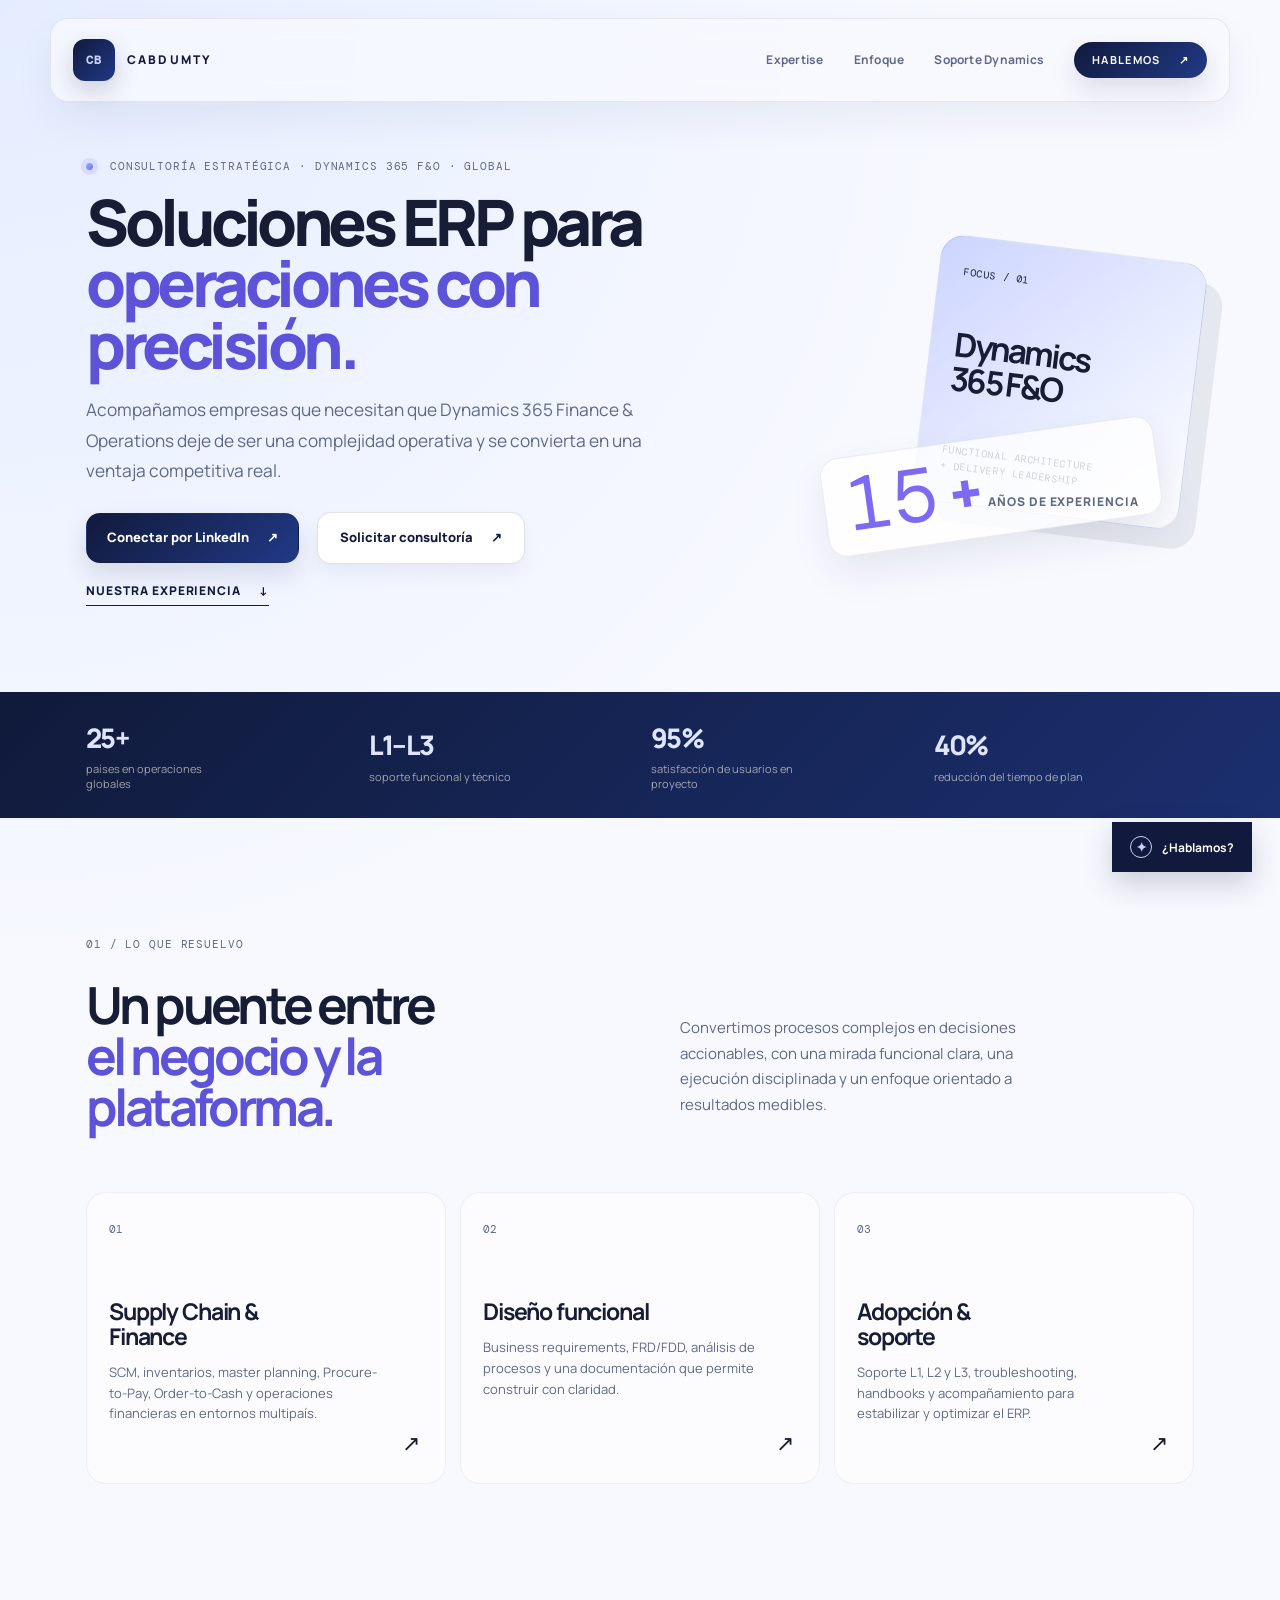
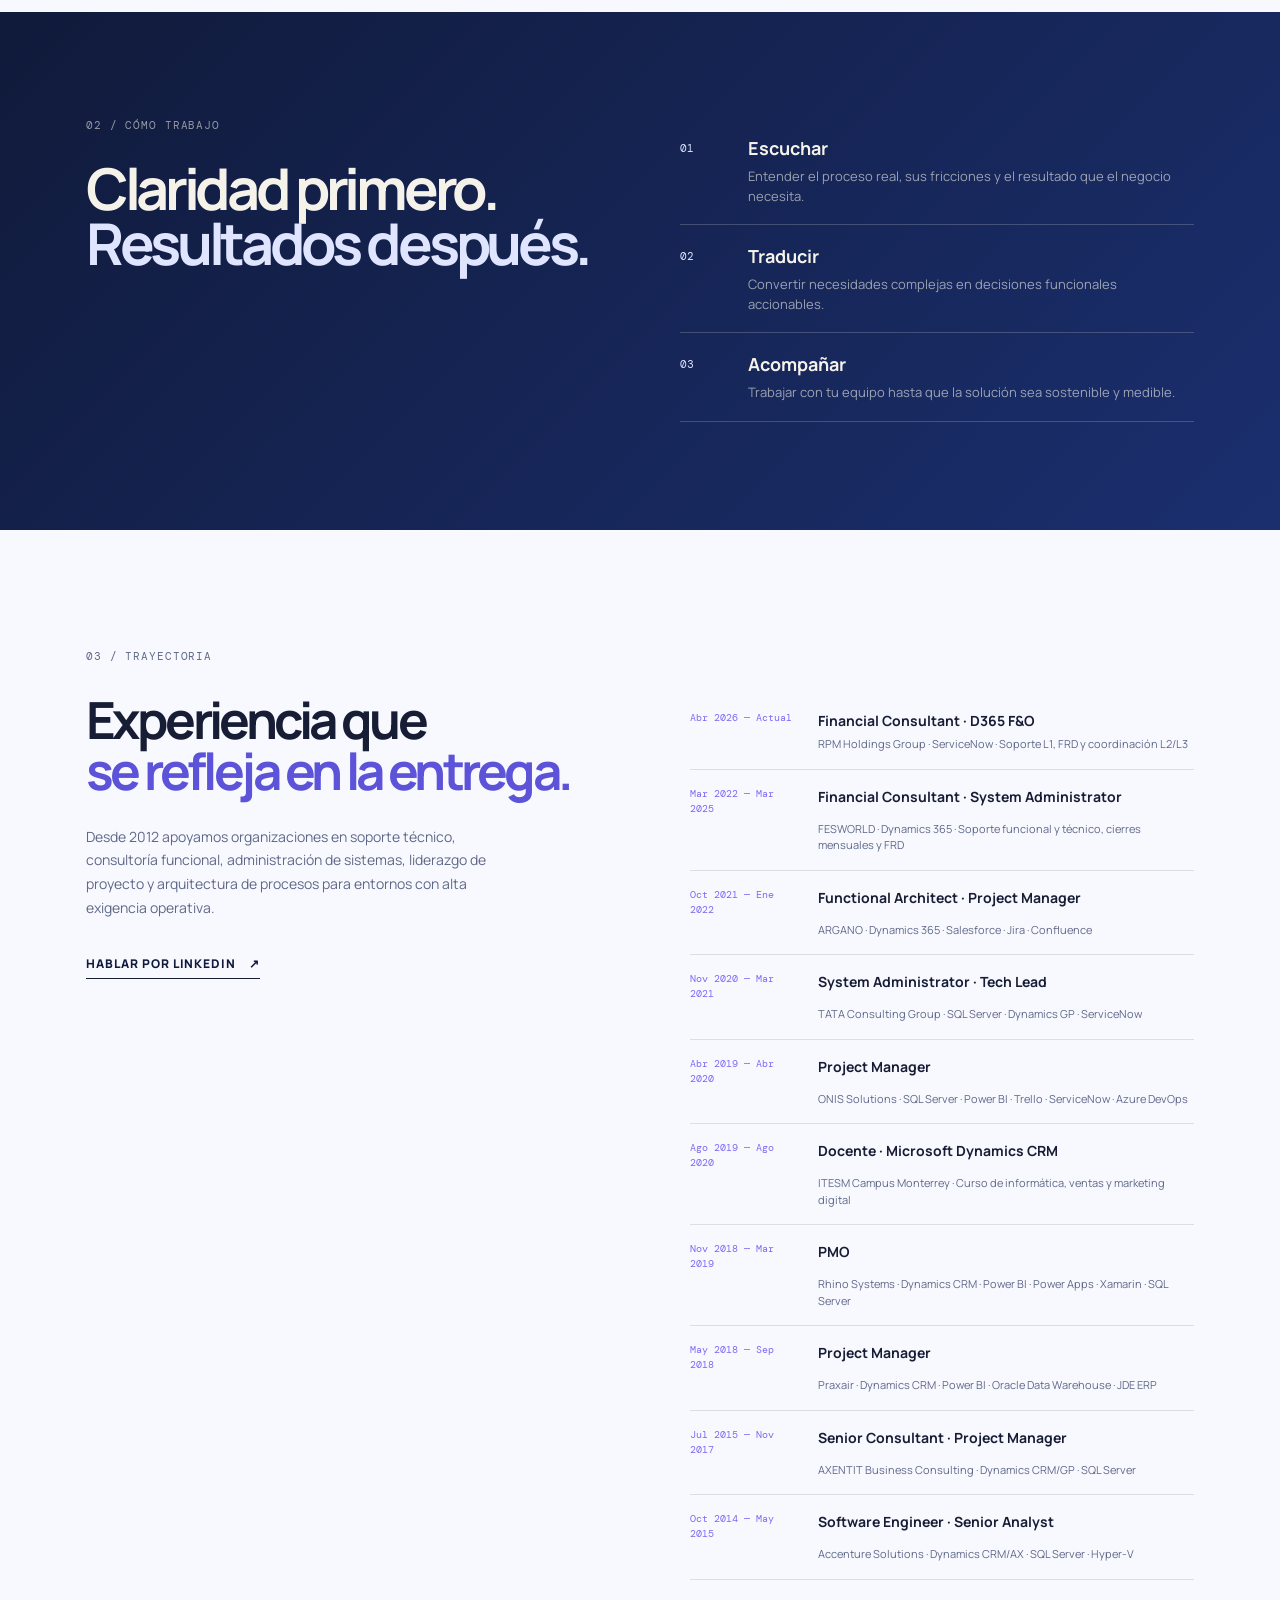
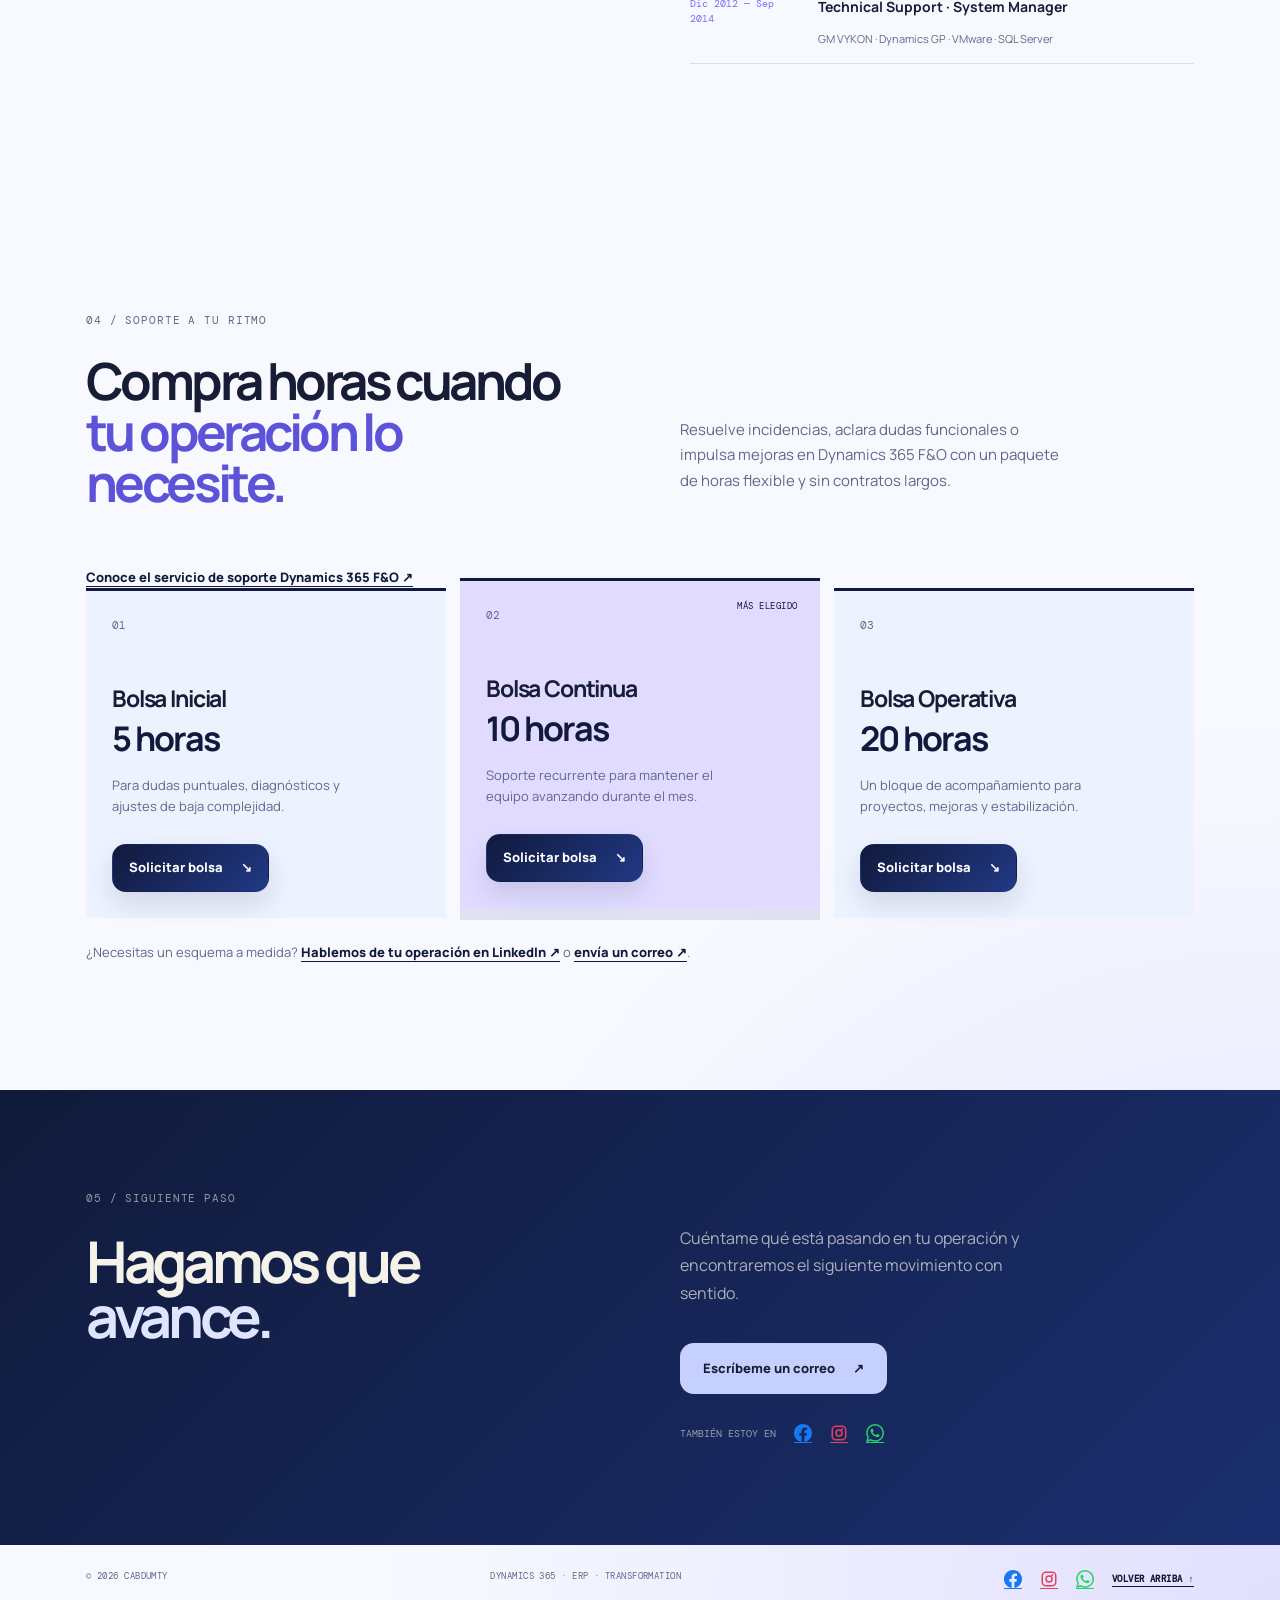
<file: index.html>
<!doctype html>
<html lang="es">
<head>
  <meta charset="utf-8">
  <meta name="viewport" content="width=device-width, initial-scale=1">
  <meta name="description" content="CABDUMTY ayuda a empresas a optimizar Dynamics 365 F&amp;O, soporte ERP y procesos de negocio. Agenda una consultoría desde LinkedIn o correo.">
  <meta name="author" content="CABDUMTY">
  <meta name="robots" content="index, follow, max-image-preview:large">
  <link rel="canonical" href="https://www.cabdumty.com/">
  <meta property="og:type" content="website">
  <meta property="og:locale" content="es_MX">
  <meta property="og:url" content="https://www.cabdumty.com/">
  <meta property="og:title" content="CABDUMTY | Consultoría Dynamics 365 F&amp;O">
  <meta property="og:description" content="Consultoría funcional Dynamics 365 F&amp;O para operaciones globales, soporte y transformación ERP.">
  <meta property="og:site_name" content="CABDUMTY Consulting">
  <meta name="twitter:card" content="summary">
  <meta name="twitter:title" content="CABDUMTY | Consultoría Dynamics 365 F&amp;O">
  <meta name="twitter:description" content="Soporte, diseño funcional y liderazgo de proyectos Dynamics 365 F&amp;O.">
  <title>CABDUMTY | Consultoría Dynamics 365 F&amp;O</title>
  <link rel="preconnect" href="https://fonts.googleapis.com">
  <link rel="preconnect" href="https://fonts.gstatic.com" crossorigin>
  <link href="https://fonts.googleapis.com/css2?family=DM+Mono:wght@400;500&amp;family=Manrope:wght@400;500;600;700;800&amp;display=swap" rel="stylesheet">
  <link rel="stylesheet" href="styles.css">
  <script type="application/ld+json">
    {
      "@context":"https://schema.org",
      "@type":"ProfessionalService",
      "name":"CABDUMTY Consulting",
      "url":"https://www.cabdumty.com/",
      "email":"sergiocaballero2@icloud.com",
      "areaServed":"Worldwide",
      "founder":{"@type":"Person","name":"CABDUMTY","jobTitle":"Consultor funcional Dynamics 365 F&O"},
      "sameAs":["https://www.linkedin.com/","https://www.facebook.com/","https://www.instagram.com/","https://wa.me/528115727606"]
    }
  </script>
  <style>
    :root{--ink:#181d36;--muted:#5f6888;--paper:#f8f9ff;--cream:#edf2ff;--lime:#c6d0ff;--line:rgba(18,24,44,.12);--dark:#111a3d;--orange:#7c6af4;--brand-2:#8ab8ff;--soft:#eff3ff;--hero-glow:rgba(124,106,244,.18)}
    body{margin:0;background:radial-gradient(circle at top left, rgba(138,184,255,.18), transparent 20%),radial-gradient(circle at bottom right, rgba(124,106,244,.18), transparent 18%),var(--paper);color:var(--ink);font-family:'Manrope',sans-serif;line-height:1.5}
    a{text-decoration:none}
    .site-header{position:sticky;top:0;z-index:40;display:flex;align-items:center;justify-content:space-between;max-width:1180px;margin:18px auto 0;padding:12px 22px;background:rgba(248,249,255,.8);border:1px solid rgba(17,26,61,.08);backdrop-filter:blur(12px);border-radius:18px;box-shadow:0 18px 40px rgba(17,26,61,.06)}
    .brand{display:inline-flex;align-items:center;gap:12px;color:var(--dark);font-size:12px;font-weight:800;letter-spacing:.18em;text-transform:uppercase}
    .brand-mark,.nav-cta,.button-dark{background:linear-gradient(135deg,var(--dark),#213985)}
    .brand-mark{display:grid;place-items:center;width:42px;height:42px;border-radius:12px;color:var(--lime);font-size:12px;font-weight:800;letter-spacing:.08em;box-shadow:0 10px 24px rgba(17,26,61,.18)}
    .nav-cta,.button-dark{color:#fff;box-shadow:0 12px 26px rgba(17,26,61,.12)}
    nav{display:flex;align-items:center;gap:22px}
    nav a{color:var(--muted);font-size:12px;font-weight:700;letter-spacing:.02em}
    .nav-cta{display:inline-flex;align-items:center;gap:8px;padding:10px 18px;border-radius:999px;font-size:11px;text-transform:uppercase;letter-spacing:.12em}
    .hero{padding-top:44px}
    .hero-copy h1{font-size:clamp(2.7rem,5vw,5.2rem);line-height:.96;letter-spacing:-.07em;margin:16px 0 20px}
    .hero-lede{max-width:620px;font-size:1.08rem;color:var(--muted);line-height:1.75}
    .hero-actions{display:flex;align-items:center;gap:18px;flex-wrap:wrap;margin-top:26px}
    .button,.text-link{display:inline-flex;align-items:center;gap:8px;font-weight:800}
    .button{padding:15px 22px;border-radius:14px;border:1px solid transparent;transition:transform .2s ease,box-shadow .2s ease}
    .button:hover,.nav-cta:hover,.chat-launcher:hover{transform:translateY(-1px)}
    .button-dark{padding:14px 20px;border-radius:14px}
    .button-ghost{background:#fff;border:1px solid rgba(17,26,61,.12);color:var(--dark);box-shadow:0 10px 18px rgba(17,26,61,.05)}
    .text-link{color:var(--dark);font-size:12px;letter-spacing:.08em;text-transform:uppercase}
    .hero-aside{display:flex;flex-direction:column;align-items:flex-end;gap:22px}
    .orbit-card{padding:28px 24px;background:linear-gradient(135deg,rgba(198,208,255,.9),rgba(255,255,255,.85));border:1px solid rgba(17,26,61,.08);border-radius:24px;box-shadow:18px 18px 0 rgba(17,26,61,.08)}
    .year-stamp{display:flex;align-items:flex-end;gap:10px;padding:18px 22px;background:rgba(255,255,255,.8);border:1px solid rgba(17,26,61,.08);border-radius:18px;box-shadow:0 18px 38px rgba(17,26,61,.08)}
    .year-stamp span{font-size:52px;line-height:1;letter-spacing:-.08em;color:var(--orange);font-weight:800}
    .year-stamp small{display:block;color:var(--muted);font-size:12px;letter-spacing:.08em;text-transform:uppercase}
    h1 em,h2 em{color:#5d53d9}
    .status-dot{background:linear-gradient(135deg,#8ab8ff,#7c6af4);box-shadow:0 0 0 5px rgba(124,106,244,.15)}
    .proof-strip,.approach-band,.contact-band{background:linear-gradient(135deg,#101a3a,#1b2f6f)}
    .proof-grid{gap:22px}
    .proof-number,.steps li>span,.approach-layout h2 em,.contact-layout h2 em{color:#dfe5ff}
    .expertise-grid article{border-top-color:var(--dark);border-radius:20px;background:rgba(255,255,255,.54);border:1px solid rgba(17,26,61,.06);padding:22px;transition:transform .2s ease,border-color .2s ease,box-shadow .2s ease}
    .expertise-grid article:hover{background:linear-gradient(135deg,#edf2ff,#dce7ff);transform:translateY(-4px);box-shadow:0 16px 30px rgba(17,26,61,.08)}
    .support-grid{display:grid;grid-template-columns:repeat(3,1fr);gap:14px}
    .support-plan{position:relative;min-height:330px;padding:26px;background:var(--cream);border-top:3px solid var(--dark);display:flex;flex-direction:column}
    .support-plan h3{margin:48px 0 4px;font-size:23px;letter-spacing:-.05em}
    .plan-hours{font-size:34px;line-height:1.1;letter-spacing:-.06em;color:var(--dark)}
    .support-plan p{max-width:260px;color:var(--muted);font-size:13px;line-height:1.6;margin:18px 0 auto}
    .support-plan .button{align-self:flex-start;margin-top:22px;padding:13px 16px}
    .payment-details{margin-top:22px}
    .payment-details summary{cursor:pointer;list-style:none;margin-top:0!important}
    .payment-details summary::-webkit-details-marker{display:none}
    .payment-details[open] summary span{display:inline-block;transform:rotate(90deg)}
    .plan-payment{display:grid;gap:8px;margin-top:12px;padding:12px;background:#fff;border:1px solid rgba(39,59,145,.16)}
    .plan-payment span{font-family:'DM Mono',monospace;text-transform:uppercase;font-size:9px;letter-spacing:.04em;color:var(--muted)}
    .plan-payment a{display:flex;justify-content:space-between;padding:7px 0;color:var(--dark);font-size:12px;font-weight:800;border-top:1px solid rgba(39,59,145,.12)}
    .plan-payment b{font-size:15px}
    .featured-plan{background:#e1dcff;transform:translateY(-10px);box-shadow:0 12px 0 rgba(39,59,145,.12)}
    .plan-badge{position:absolute;top:19px;right:22px;font-family:'DM Mono',monospace;text-transform:uppercase;font-size:9px;letter-spacing:.06em;color:var(--dark)}
    .support-note{margin:25px 0 0;color:var(--muted);font-size:13px}
    .support-note a,.social-links a,.footer-socials a{color:var(--dark);font-weight:800;border-bottom:1px solid currentColor}
    .social-links{display:flex;align-items:center;gap:18px;margin-top:30px;font-family:'DM Mono',monospace;font-size:10px;text-transform:uppercase}
    .social-links span{color:rgba(245,243,233,.58)}
    .social-links a{color:var(--lime)}
    .footer-socials{display:flex;gap:18px;align-items:center}
    .social-icon{display:inline-block;width:18px;height:18px;vertical-align:middle;fill:currentColor}
    .social-links a,.footer-socials a[aria-label]{display:inline-flex;align-items:center;gap:6px}
    .social-links a[aria-label="Facebook"],.footer-socials a[aria-label="Facebook"]{color:#1877f2}
    .social-links a[aria-label="Instagram"],.footer-socials a[aria-label="Instagram"]{color:#e4405f}
    .social-links a[aria-label="WhatsApp"],.footer-socials a[aria-label="WhatsApp"]{color:#25d366}
    .sr-only{position:absolute;width:1px;height:1px;padding:0;margin:-1px;overflow:hidden;clip:rect(0,0,0,0);white-space:nowrap;border:0}
    .chat-launcher{position:fixed;right:28px;bottom:28px;z-index:20;display:flex;align-items:center;gap:10px;padding:14px 18px;border:0;background:var(--dark);color:#fff;box-shadow:0 12px 30px rgba(24,33,59,.2);font:700 12px 'Manrope',sans-serif;cursor:pointer}
    .chat-launcher>span:first-child{display:grid;place-items:center;width:22px;height:22px;border:1px solid var(--lime);border-radius:50%;color:var(--lime);font-size:13px}
    .chat-widget{position:fixed;right:28px;bottom:84px;z-index:21;width:min(370px,calc(100vw - 32px));overflow:hidden;background:var(--paper);border:1px solid rgba(39,59,145,.2);box-shadow:0 20px 50px rgba(24,33,59,.2);opacity:0;pointer-events:none;transform:translateY(16px) scale(.98);transform-origin:bottom right;transition:opacity .2s ease,transform .2s ease}
    .chat-widget.is-open{opacity:1;pointer-events:auto;transform:translateY(0) scale(1)}
    .chat-header{display:flex;align-items:center;justify-content:space-between;padding:18px 20px;background:var(--dark);color:#fff}
    .chat-header>div{display:flex;flex-direction:column;gap:4px}.chat-header strong{font-size:15px;letter-spacing:-.03em}.chat-status{font:10px 'DM Mono',monospace;text-transform:uppercase;letter-spacing:.05em;color:var(--lime)}.chat-status i{display:inline-block;width:6px;height:6px;margin-right:5px;border-radius:50%;background:var(--lime)}
    .chat-close{padding:0;border:0;background:transparent;color:#fff;font-size:25px;line-height:1;cursor:pointer}
    .chat-messages{display:flex;flex-direction:column;gap:12px;max-height:350px;min-height:230px;padding:18px;overflow-y:auto;background:#fff}.chat-message{max-width:88%;padding:11px 13px;font-size:12px;line-height:1.55}.bot-message{align-self:flex-start;background:var(--cream);color:var(--ink)}.user-message{align-self:flex-end;background:var(--dark);color:#fff}
    .chat-quick-actions{display:flex;flex-wrap:wrap;gap:7px}.chat-quick-actions button{padding:8px 10px;border:1px solid rgba(39,59,145,.24);background:var(--paper);color:var(--dark);font:700 10px 'Manrope',sans-serif;cursor:pointer}.chat-quick-actions button:hover{background:var(--lime)}
    .chat-form{display:flex;gap:8px;padding:12px;border-top:1px solid rgba(39,59,145,.15);background:var(--paper)}.chat-form input{min-width:0;flex:1;padding:11px 12px;border:1px solid rgba(39,59,145,.2);background:#fff;color:var(--ink);font:12px 'Manrope',sans-serif}.chat-form input:focus{outline:2px solid var(--lime);outline-offset:-2px}.chat-form button{width:40px;border:0;background:var(--dark);color:#fff;font-size:18px;cursor:pointer}
    .payment-panel{display:grid;grid-template-columns:.8fr 1.2fr;gap:50px;margin-top:68px;padding-top:34px;border-top:1px solid var(--line)}
    .payment-panel h3{margin:10px 0 8px;font-size:28px;letter-spacing:-.06em}
    .payment-panel h3 em{font-style:normal;color:#6857c7}
    .payment-panel p{max-width:340px;color:var(--muted);font-size:13px;line-height:1.6}
    .payment-options{display:grid;grid-template-columns:repeat(2,1fr);gap:12px}
    .payment-option{display:flex;flex-direction:column;justify-content:space-between;min-height:142px;padding:21px;background:#fff;border:1px solid rgba(39,59,145,.18);transition:transform .2s ease,border-color .2s ease,box-shadow .2s ease}
    .payment-option:hover{transform:translateY(-4px);border-color:var(--dark);box-shadow:0 8px 0 rgba(39,59,145,.1)}
    .payment-option strong{font-size:20px;letter-spacing:-.04em;color:var(--dark)}
    .payment-option span{color:var(--muted);font-size:11px;line-height:1.4}
    .payment-option b{float:right;color:var(--dark);font-size:17px}
    @media(max-width:760px){.support-grid{grid-template-columns:1fr}.featured-plan{transform:none}.chat-launcher{right:16px;bottom:16px}.chat-widget{right:16px;bottom:72px}.chat-launcher-label{display:none}.social-links{flex-wrap:wrap;gap:12px}.footer-socials{flex-wrap:wrap}}
  </style>
</head>
<body>
  <header class="site-header">
    <a class="brand" href="#top" aria-label="CABDUMTY inicio"><span class="brand-mark">CB</span><span>CABDUMTY</span></a>
    <nav aria-label="Navegación principal">
      <a href="#expertise">Expertise</a>
      <a href="#approach">Enfoque</a>
      <a href="/soporte-dynamics-365.html">Soporte Dynamics</a>
      <a class="nav-cta" href="#contact">Hablemos <span aria-hidden="true">↗</span></a>
    </nav>
  </header>

  <main id="top">
    <section class="hero section-wrap">
      <div class="hero-copy">
        <p class="eyebrow"><span class="status-dot"></span> Consultoría estratégica · Dynamics 365 F&amp;O · Global</p>
        <h1>Soluciones ERP para <em>operaciones con precisión.</em></h1>
        <p class="hero-lede">Acompañamos empresas que necesitan que Dynamics 365 Finance &amp; Operations deje de ser una complejidad operativa y se convierta en una ventaja competitiva real.</p>
        <div class="hero-actions">
          <a class="button button-dark" href="https://www.linkedin.com/" target="_blank" rel="noreferrer">Conectar por LinkedIn <span>↗</span></a>
          <a class="button button-ghost" href="#contact">Solicitar consultoría <span>↗</span></a>
          <a class="text-link" href="#expertise">Nuestra experiencia <span>↓</span></a>
        </div>
      </div>
      <div class="hero-aside" aria-label="Resumen profesional">
        <div class="orbit-card"><span class="orbit-label">Focus / 01</span><strong>Dynamics<br>365 F&amp;O</strong><span class="orbit-note">Functional architecture<br>+ delivery leadership</span></div>
        <div class="year-stamp">15<span>+</span><small>años de experiencia</small></div>
      </div>
    </section>

    <section class="proof-strip"><div class="section-wrap proof-grid"><div><span class="proof-number">25+</span><span class="proof-label">países en operaciones globales</span></div><div><span class="proof-number">L1–L3</span><span class="proof-label">soporte funcional y técnico</span></div><div><span class="proof-number">95%</span><span class="proof-label">satisfacción de usuarios en proyecto</span></div><div><span class="proof-number">40%</span><span class="proof-label">reducción del tiempo de plan</span></div></div></section>

    <section id="expertise" class="section-wrap content-section">
      <div class="section-kicker">01 / Lo que resuelvo</div>
      <div class="section-heading"><h2>Un puente entre<br><em>el negocio y la plataforma.</em></h2><p>Convertimos procesos complejos en decisiones accionables, con una mirada funcional clara, una ejecución disciplinada y un enfoque orientado a resultados medibles.</p></div>
      <div class="expertise-grid"><article><span class="card-index">01</span><h3>Supply Chain &amp; Finance</h3><p>SCM, inventarios, master planning, Procure-to-Pay, Order-to-Cash y operaciones financieras en entornos multipaís.</p><span class="card-arrow">↗</span></article><article><span class="card-index">02</span><h3>Diseño funcional</h3><p>Business requirements, FRD/FDD, análisis de procesos y una documentación que permite construir con claridad.</p><span class="card-arrow">↗</span></article><article><span class="card-index">03</span><h3>Adopción &amp; soporte</h3><p>Soporte L1, L2 y L3, troubleshooting, handbooks y acompañamiento para estabilizar y optimizar el ERP.</p><span class="card-arrow">↗</span></article></div>
    </section>

    <section id="approach" class="approach-band"><div class="section-wrap approach-layout"><div><div class="section-kicker light">02 / Cómo trabajo</div><h2>Claridad primero.<br><em>Resultados después.</em></h2></div><ol class="steps"><li><span>01</span><div><h3>Escuchar</h3><p>Entender el proceso real, sus fricciones y el resultado que el negocio necesita.</p></div></li><li><span>02</span><div><h3>Traducir</h3><p>Convertir necesidades complejas en decisiones funcionales accionables.</p></div></li><li><span>03</span><div><h3>Acompañar</h3><p>Trabajar con tu equipo hasta que la solución sea sostenible y medible.</p></div></li></ol></div></section>

    <section class="section-wrap content-section experience">
      <div class="section-kicker">03 / Trayectoria</div>
      <div class="experience-layout">
        <div><h2>Experiencia que<br><em>se refleja en la entrega.</em></h2><p>Desde 2012 apoyamos organizaciones en soporte técnico, consultoría funcional, administración de sistemas, liderazgo de proyecto y arquitectura de procesos para entornos con alta exigencia operativa.</p><a class="text-link" href="https://www.linkedin.com/" target="_blank" rel="noreferrer">Hablar por LinkedIn <span>↗</span></a></div>
        <div class="timeline">
          <div><span>Abr 2026 — Actual</span><strong>Financial Consultant · D365 F&amp;O</strong><small>RPM Holdings Group · ServiceNow · Soporte L1, FRD y coordinación L2/L3</small></div>
          <div><span>Mar 2022 — Mar 2025</span><strong>Financial Consultant · System Administrator</strong><small>FESWORLD · Dynamics 365 · Soporte funcional y técnico, cierres mensuales y FRD</small></div>
          <div><span>Oct 2021 — Ene 2022</span><strong>Functional Architect · Project Manager</strong><small>ARGANO · Dynamics 365 · Salesforce · Jira · Confluence</small></div>
          <div><span>Nov 2020 — Mar 2021</span><strong>System Administrator · Tech Lead</strong><small>TATA Consulting Group · SQL Server · Dynamics GP · ServiceNow</small></div>
          <div><span>Abr 2019 — Abr 2020</span><strong>Project Manager</strong><small>ONIS Solutions · SQL Server · Power BI · Trello · ServiceNow · Azure DevOps</small></div>
          <div><span>Ago 2019 — Ago 2020</span><strong>Docente · Microsoft Dynamics CRM</strong><small>ITESM Campus Monterrey · Curso de informática, ventas y marketing digital</small></div>
          <div><span>Nov 2018 — Mar 2019</span><strong>PMO</strong><small>Rhino Systems · Dynamics CRM · Power BI · Power Apps · Xamarin · SQL Server</small></div>
          <div><span>May 2018 — Sep 2018</span><strong>Project Manager</strong><small>Praxair · Dynamics CRM · Power BI · Oracle Data Warehouse · JDE ERP</small></div>
          <div><span>Jul 2015 — Nov 2017</span><strong>Senior Consultant · Project Manager</strong><small>AXENTIT Business Consulting · Dynamics CRM/GP · SQL Server</small></div>
          <div><span>Oct 2014 — May 2015</span><strong>Software Engineer · Senior Analyst</strong><small>Accenture Solutions · Dynamics CRM/AX · SQL Server · Hyper-V</small></div>
          <div><span>Dic 2012 — Sep 2014</span><strong>Technical Support · System Manager</strong><small>GM VYKON · Dynamics GP · VMware · SQL Server</small></div>
        </div>
      </div>
    </section>

    <section id="support" class="section-wrap content-section support-section">
      <div class="section-kicker">04 / Soporte a tu ritmo</div>
      <div class="section-heading"><h2>Compra horas cuando<br><em>tu operación lo necesite.</em></h2><p>Resuelve incidencias, aclara dudas funcionales o impulsa mejoras en Dynamics 365 F&amp;O con un paquete de horas flexible y sin contratos largos.</p></div>
      <p class="support-note"><a href="/soporte-dynamics-365.html">Conoce el servicio de soporte Dynamics 365 F&amp;O <span>↗</span></a></p>
      <div class="support-grid">
        <article class="support-plan"><span class="card-index">01</span><h3>Bolsa Inicial</h3><strong class="plan-hours">5 horas</strong><p>Para dudas puntuales, diagnósticos y ajustes de baja complejidad.</p><details class="payment-details"><summary class="button button-dark">Solicitar bolsa <span>↘</span></summary><div class="plan-payment"><span>Elige tu método de pago</span><a href="https://www.paypal.me/jsergiocaballero@gmail.com" target="_blank" rel="noreferrer">PayPal <b>↗</b></a><a href="https://link.mercadopago.com.mx/jsergiocaballero@gmail.com" target="_blank" rel="noreferrer">Mercado Pago <b>↗</b></a></div></details></article>
        <article class="support-plan featured-plan"><span class="plan-badge">Más elegido</span><span class="card-index">02</span><h3>Bolsa Continua</h3><strong class="plan-hours">10 horas</strong><p>Soporte recurrente para mantener el equipo avanzando durante el mes.</p><details class="payment-details"><summary class="button button-dark">Solicitar bolsa <span>↘</span></summary><div class="plan-payment"><span>Elige tu método de pago</span><a href="https://www.paypal.me/jsergiocaballero@gmail.com" target="_blank" rel="noreferrer">PayPal <b>↗</b></a><a href="https://link.mercadopago.com.mx/jsergiocaballero@gmail.com" target="_blank" rel="noreferrer">Mercado Pago <b>↗</b></a></div></details></article>
        <article class="support-plan"><span class="card-index">03</span><h3>Bolsa Operativa</h3><strong class="plan-hours">20 horas</strong><p>Un bloque de acompañamiento para proyectos, mejoras y estabilización.</p><details class="payment-details"><summary class="button button-dark">Solicitar bolsa <span>↘</span></summary><div class="plan-payment"><span>Elige tu método de pago</span><a href="https://www.paypal.me/jsergiocaballero@gmail.com" target="_blank" rel="noreferrer">PayPal <b>↗</b></a><a href="https://link.mercadopago.com.mx/jsergiocaballero@gmail.com" target="_blank" rel="noreferrer">Mercado Pago <b>↗</b></a></div></details></article>
      </div>
      <p class="support-note">¿Necesitas un esquema a medida? <a href="https://www.linkedin.com/" target="_blank" rel="noreferrer">Hablemos de tu operación en LinkedIn <span>↗</span></a> o <a href="mailto:sergiocaballero2@icloud.com?subject=Bolsa%20de%20horas%20personalizada">envía un correo <span>↗</span></a>.</p>
    </section>

    <section id="contact" class="contact-band"><div class="section-wrap contact-layout"><div><div class="section-kicker light">05 / Siguiente paso</div><h2>Hagamos que<br><em>avance.</em></h2></div><div><p>Cuéntame qué está pasando en tu operación y encontraremos el siguiente movimiento con sentido.</p><a class="button button-light" href="mailto:sergiocaballero2@icloud.com">Escríbeme un correo <span>↗</span></a><div class="social-links"><span>También estoy en</span><a href="https://www.facebook.com/" target="_blank" rel="noreferrer" aria-label="Facebook"><svg class="social-icon" viewBox="0 0 24 24" aria-hidden="true"><path d="M24 12.07C24 5.4 18.63 0 12 0S0 5.4 0 12.07c0 6.02 4.39 11.02 10.13 11.93v-8.44H7.08v-3.49h3.05V9.41c0-3.03 1.79-4.71 4.53-4.71 1.31 0 2.68.24 2.68.24v2.97h-1.51c-1.49 0-1.96.93-1.96 1.88v2.26h3.33l-.53 3.49h-2.8V24C19.61 23.09 24 18.09 24 12.07z"/></svg><span class="sr-only">Facebook</span></a><a href="https://www.instagram.com/" target="_blank" rel="noreferrer" aria-label="Instagram"><svg class="social-icon" viewBox="0 0 24 24" aria-hidden="true"><path d="M7.8 2h8.4A5.8 5.8 0 0 1 22 7.8v8.4a5.8 5.8 0 0 1-5.8 5.8H7.8A5.8 5.8 0 0 1 2 16.2V7.8A5.8 5.8 0 0 1 7.8 2zm-.2 2A3.6 3.6 0 0 0 4 7.6v8.8A3.6 3.6 0 0 0 7.6 20h8.8a3.6 3.6 0 0 0 3.6-3.6V7.6A3.6 3.6 0 0 0 16.4 4H7.6zm8.65 1.5a1.35 1.35 0 1 1 0 2.7 1.35 1.35 0 0 1 0-2.7zM12 7a5 5 0 1 1 0 10 5 5 0 0 1 0-10zm0 2a3 3 0 1 0 0 6 3 3 0 0 0 0-6z"/></svg><span class="sr-only">Instagram</span></a><a href="https://wa.me/528115727606?text=Hola%20Sergio%2C%20me%20interesa%20conocer%20tus%20servicios" target="_blank" rel="noreferrer" aria-label="WhatsApp"><svg class="social-icon" viewBox="0 0 24 24" aria-hidden="true"><path d="M20.5 3.5A11.8 11.8 0 0 0 12.08 0C5.55 0 .24 5.31.24 11.84c0 2.09.55 4.13 1.59 5.93L.14 24l6.38-1.67a11.84 11.84 0 0 0 5.56 1.41h.01c6.53 0 11.84-5.31 11.84-11.84 0-3.17-1.23-6.15-3.43-8.4zM12.09 21.7h-.01a9.83 9.83 0 0 1-5.01-1.37l-.36-.21-3.79.99 1.01-3.69-.23-.38a9.82 9.82 0 0 1-1.5-5.2C2.2 6.42 6.63 2 12.08 2a9.8 9.8 0 0 1 6.98 2.9 9.8 9.8 0 0 1 2.9 6.99c0 5.45-4.43 9.88-9.87 9.88zm5.42-7.39c-.3-.15-1.76-.87-2.03-.97-.27-.1-.47-.15-.67.15-.2.3-.77.97-.95 1.17-.17.2-.35.22-.65.07-.3-.15-1.27-.47-2.42-1.5-.89-.79-1.49-1.76-1.66-2.06-.17-.3-.02-.46.13-.61.14-.14.3-.35.45-.52.15-.17.2-.3.3-.5.1-.2.05-.37-.02-.52-.07-.15-.67-1.61-.92-2.2-.24-.58-.49-.5-.67-.51h-.57c-.2 0-.52.07-.8.37-.27.3-1.04 1.01-1.04 2.47s1.07 2.87 1.22 3.07c.15.2 2.1 3.21 5.08 4.5.71.31 1.26.49 1.69.63.71.23 1.36.2 1.87.12.57-.09 1.76-.72 2.01-1.41.25-.69.25-1.28.17-1.41-.07-.12-.27-.2-.57-.35z"/></svg><span class="sr-only">WhatsApp</span></a></div></div></div></section>
  </main>
  <footer class="site-footer section-wrap"><span>© 2026 CABDUMTY</span><span>Dynamics 365 · ERP · Transformation</span><div class="footer-socials"><a href="https://www.facebook.com/" target="_blank" rel="noreferrer" aria-label="Facebook"><svg class="social-icon" viewBox="0 0 24 24" aria-hidden="true"><path d="M24 12.07C24 5.4 18.63 0 12 0S0 5.4 0 12.07c0 6.02 4.39 11.02 10.13 11.93v-8.44H7.08v-3.49h3.05V9.41c0-3.03 1.79-4.71 4.53-4.71 1.31 0 2.68.24 2.68.24v2.97h-1.51c-1.49 0-1.96.93-1.96 1.88v2.26h3.33l-.53 3.49h-2.8V24C19.61 23.09 24 18.09 24 12.07z"/></svg><span class="sr-only">Facebook</span></a><a href="https://www.instagram.com/" target="_blank" rel="noreferrer" aria-label="Instagram"><svg class="social-icon" viewBox="0 0 24 24" aria-hidden="true"><path d="M7.8 2h8.4A5.8 5.8 0 0 1 22 7.8v8.4a5.8 5.8 0 0 1-5.8 5.8H7.8A5.8 5.8 0 0 1 2 16.2V7.8A5.8 5.8 0 0 1 7.8 2zm-.2 2A3.6 3.6 0 0 0 4 7.6v8.8A3.6 3.6 0 0 0 7.6 20h8.8a3.6 3.6 0 0 0 3.6-3.6V7.6A3.6 3.6 0 0 0 16.4 4H7.6zm8.65 1.5a1.35 1.35 0 1 1 0 2.7 1.35 1.35 0 0 1 0-2.7zM12 7a5 5 0 1 1 0 10 5 5 0 0 1 0-10zm0 2a3 3 0 1 0 0 6 3 3 0 0 0-0-6z"/></svg><span class="sr-only">Instagram</span></a><a href="https://wa.me/528115727606?text=Hola%20Sergio%2C%20me%20interesa%20conocer%20tus%20servicios" target="_blank" rel="noreferrer" aria-label="WhatsApp"><svg class="social-icon" viewBox="0 0 24 24" aria-hidden="true"><path d="M20.5 3.5A11.8 11.8 0 0 0 12.08 0C5.55 0 .24 5.31.24 11.84c0 2.09.55 4.13 1.59 5.93L.14 24l6.38-1.67a11.84 11.84 0 0 0 5.56 1.41h.01c6.53 0 11.84-5.31 11.84-11.84 0-3.17-1.23-6.15-3.43-8.4zM12.09 21.7h-.01a9.83 9.83 0 0 1-5.01-1.37l-.36-.21-3.79.99 1.01-3.69-.23-.38a9.82 9.82 0 0 1-1.5-5.2C2.2 6.42 6.63 2 12.08 2a9.8 9.8 0 0 1 6.98 2.9 9.8 9.8 0 0 1 2.9 6.99c0 5.45-4.43 9.88-9.87 9.88zm5.42-7.39c-.3-.15-1.76-.87-2.03-.97-.27-.1-.47-.15-.67.15-.2.3-.77.97-.95 1.17-.17.2-.35.22-.65.07-.3-.15-1.27-.47-2.42-1.5-.89-.79-1.49-1.76-1.66-2.06-.17-.3-.02-.46.13-.61.14-.14.3-.35.45-.52.15-.17.2-.3.3-.5.1-.2.05-.37-.02-.52-.07-.15-.67-1.61-.92-2.2-.24-.58-.49-.5-.67-.51h-.57c-.2 0-.52.07-.8.37-.27.3-1.04 1.01-1.04 2.47s1.07 2.87 1.22 3.07c.15.2 2.1 3.21 5.08 4.5.71.31 1.26.49 1.69.63.71.23 1.36.2 1.87.12.57-.09 1.76-.72 2.01-1.41.25-.69.25-1.28.17-1.41-.07-.12-.27-.2-.57-.35z"/></svg><span class="sr-only">WhatsApp</span></a><a href="#top">Volver arriba ↑</a></div></footer>
  <button class="chat-launcher" type="button" aria-label="Abrir asistente de soporte" aria-expanded="false"><span aria-hidden="true">✦</span><span class="chat-launcher-label">¿Hablamos?</span></button>
  <aside class="chat-widget" aria-label="Asistente de CABDUMTY" aria-hidden="true">
    <div class="chat-header"><div><span class="chat-status"><i></i> En línea</span><strong>Asistente CABDUMTY</strong></div><button class="chat-close" type="button" aria-label="Cerrar asistente">×</button></div>
    <div class="chat-messages" aria-live="polite"><div class="chat-message bot-message">Hola, soy el asistente de CABDUMTY. Puedo orientarte sobre soporte Dynamics 365, bolsas de horas y formas de pago.</div><div class="chat-quick-actions"><button type="button" data-question="¿Qué incluye el soporte?">Soporte</button><button type="button" data-question="¿Qué bolsa de horas me conviene?">Bolsas de horas</button><button type="button" data-question="¿Cómo puedo pagar?">Formas de pago</button></div></div>
    <form class="chat-form"><label class="sr-only" for="chat-input">Escribe tu pregunta</label><input id="chat-input" type="text" placeholder="Escribe tu pregunta..." autocomplete="off"><button type="submit" aria-label="Enviar mensaje">↗</button></form>
  </aside>
  <script>
    const chatLauncher = document.querySelector('.chat-launcher');
    const chatWidget = document.querySelector('.chat-widget');
    const chatClose = document.querySelector('.chat-close');
    const chatMessages = document.querySelector('.chat-messages');
    const chatForm = document.querySelector('.chat-form');
    const chatInput = document.querySelector('#chat-input');
    const quickActions = document.querySelectorAll('[data-question]');

    const addChatMessage = (text, type) => {
      const message = document.createElement('div');
      message.className = `chat-message ${type}-message`;
      message.textContent = text;
      chatMessages.appendChild(message);
      chatMessages.scrollTop = chatMessages.scrollHeight;
    };

    const getChatReply = (question) => {
      const normalizedQuestion = question.toLowerCase();
      if (normalizedQuestion.includes('bolsa') || normalizedQuestion.includes('hora')) return 'Hay bolsas de 5, 10 y 20 horas. En cada tarjeta puedes elegir PayPal o Mercado Pago para continuar.';
      if (normalizedQuestion.includes('pago') || normalizedQuestion.includes('paypal') || normalizedQuestion.includes('mercado')) return 'Puedes pagar con PayPal o Mercado Pago. Abre la bolsa que te interese y selecciona tu método de pago.';
      if (normalizedQuestion.includes('soporte') || normalizedQuestion.includes('dynamics') || normalizedQuestion.includes('erp')) return 'El soporte cubre Dynamics 365 Finance & Operations, incidencias funcionales, análisis de procesos y mejoras. También hay atención L1, L2 y L3.';
      if (normalizedQuestion.includes('contact') || normalizedQuestion.includes('correo') || normalizedQuestion.includes('proyecto')) return 'Puedes escribir directamente a sergiocaballero2@icloud.com para revisar tu proyecto y definir el siguiente paso.';
      return 'Puedo ayudarte con soporte Dynamics 365, bolsas de horas, pagos o contacto. Prueba una de esas opciones o escríbeme tu pregunta con más detalle.';
    };

    const submitChatQuestion = (question) => {
      const cleanQuestion = question.trim();
      if (!cleanQuestion) return;
      addChatMessage(cleanQuestion, 'user');
      window.setTimeout(() => addChatMessage(getChatReply(cleanQuestion), 'bot'), 220);
    };

    const toggleChat = (isOpen) => {
      chatWidget.classList.toggle('is-open', isOpen);
      chatWidget.setAttribute('aria-hidden', String(!isOpen));
      chatLauncher.setAttribute('aria-expanded', String(isOpen));
      if (isOpen) chatInput.focus();
    };

    chatLauncher.addEventListener('click', () => toggleChat(!chatWidget.classList.contains('is-open')));
    chatClose.addEventListener('click', () => toggleChat(false));
    chatForm.addEventListener('submit', (event) => { event.preventDefault(); submitChatQuestion(chatInput.value); chatInput.value = ''; });
    quickActions.forEach((button) => button.addEventListener('click', () => submitChatQuestion(button.dataset.question)));
  </script>
</body>
</html>
</file>
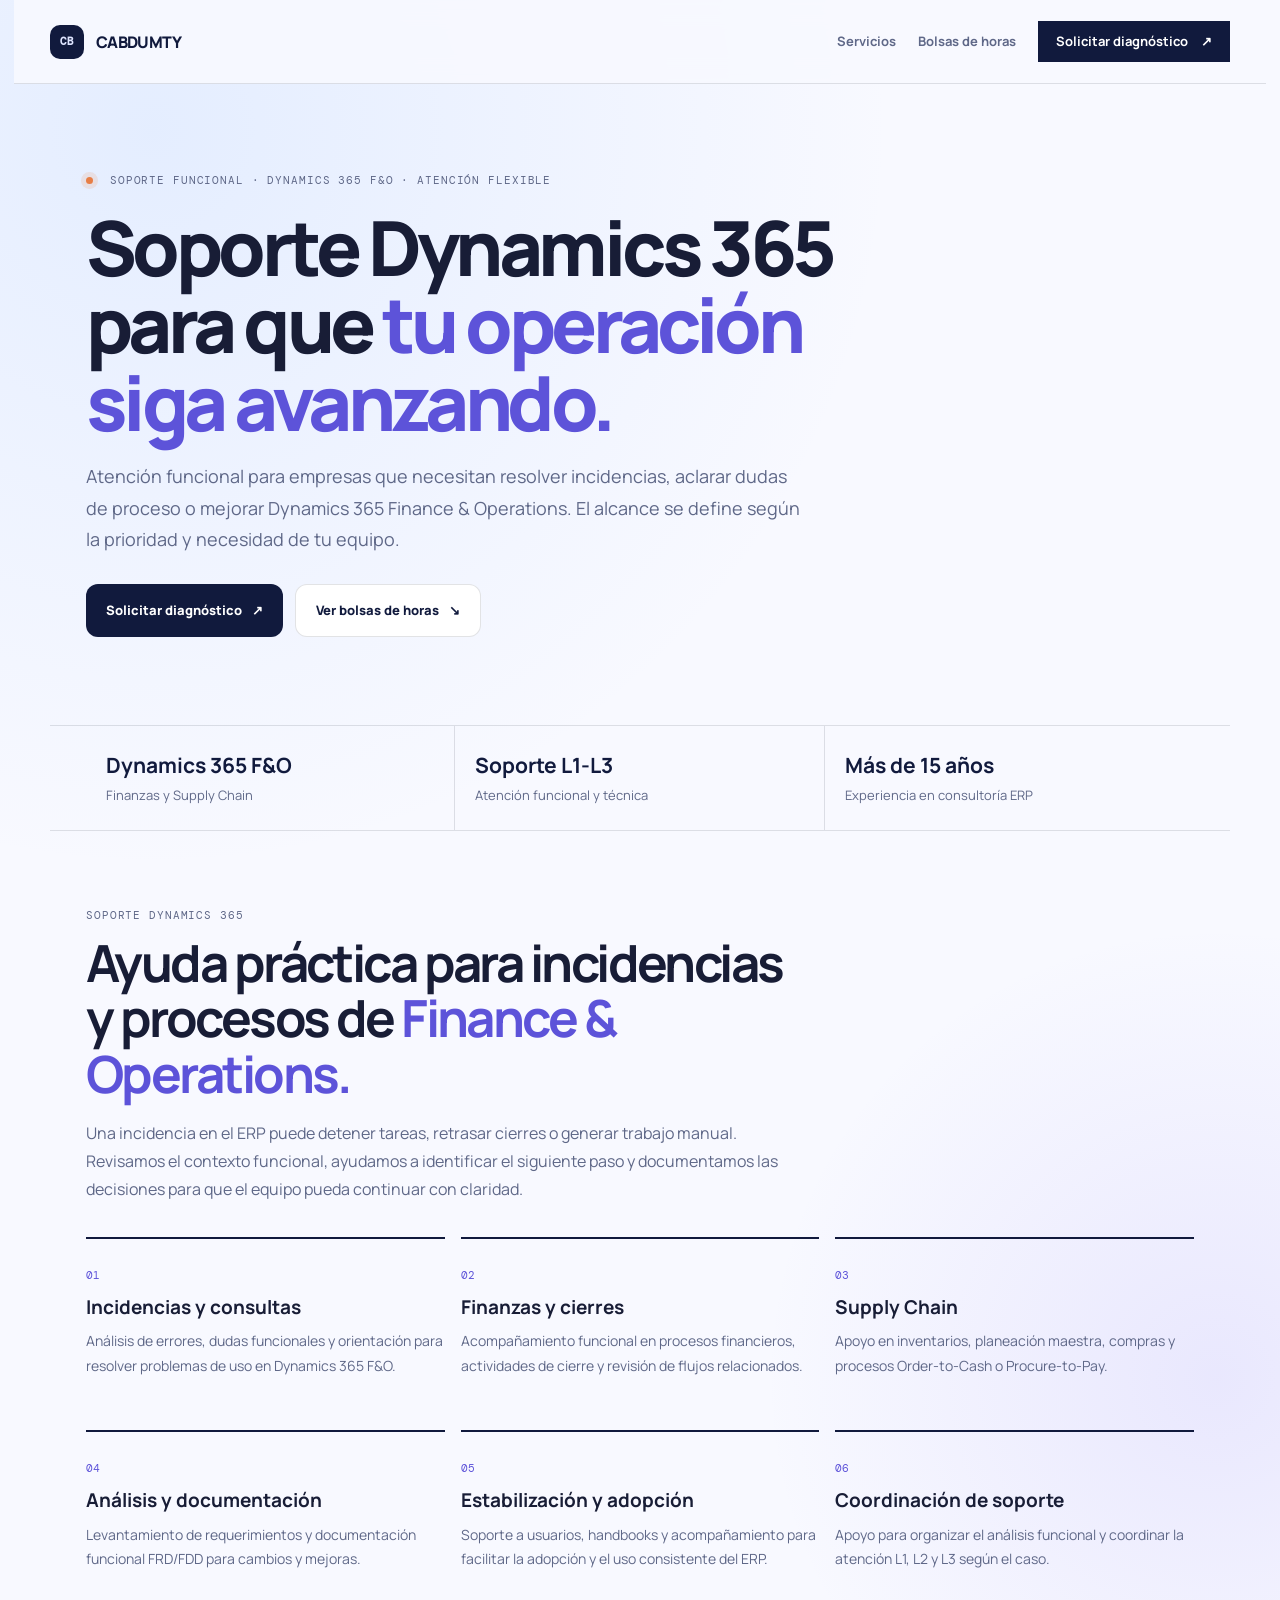
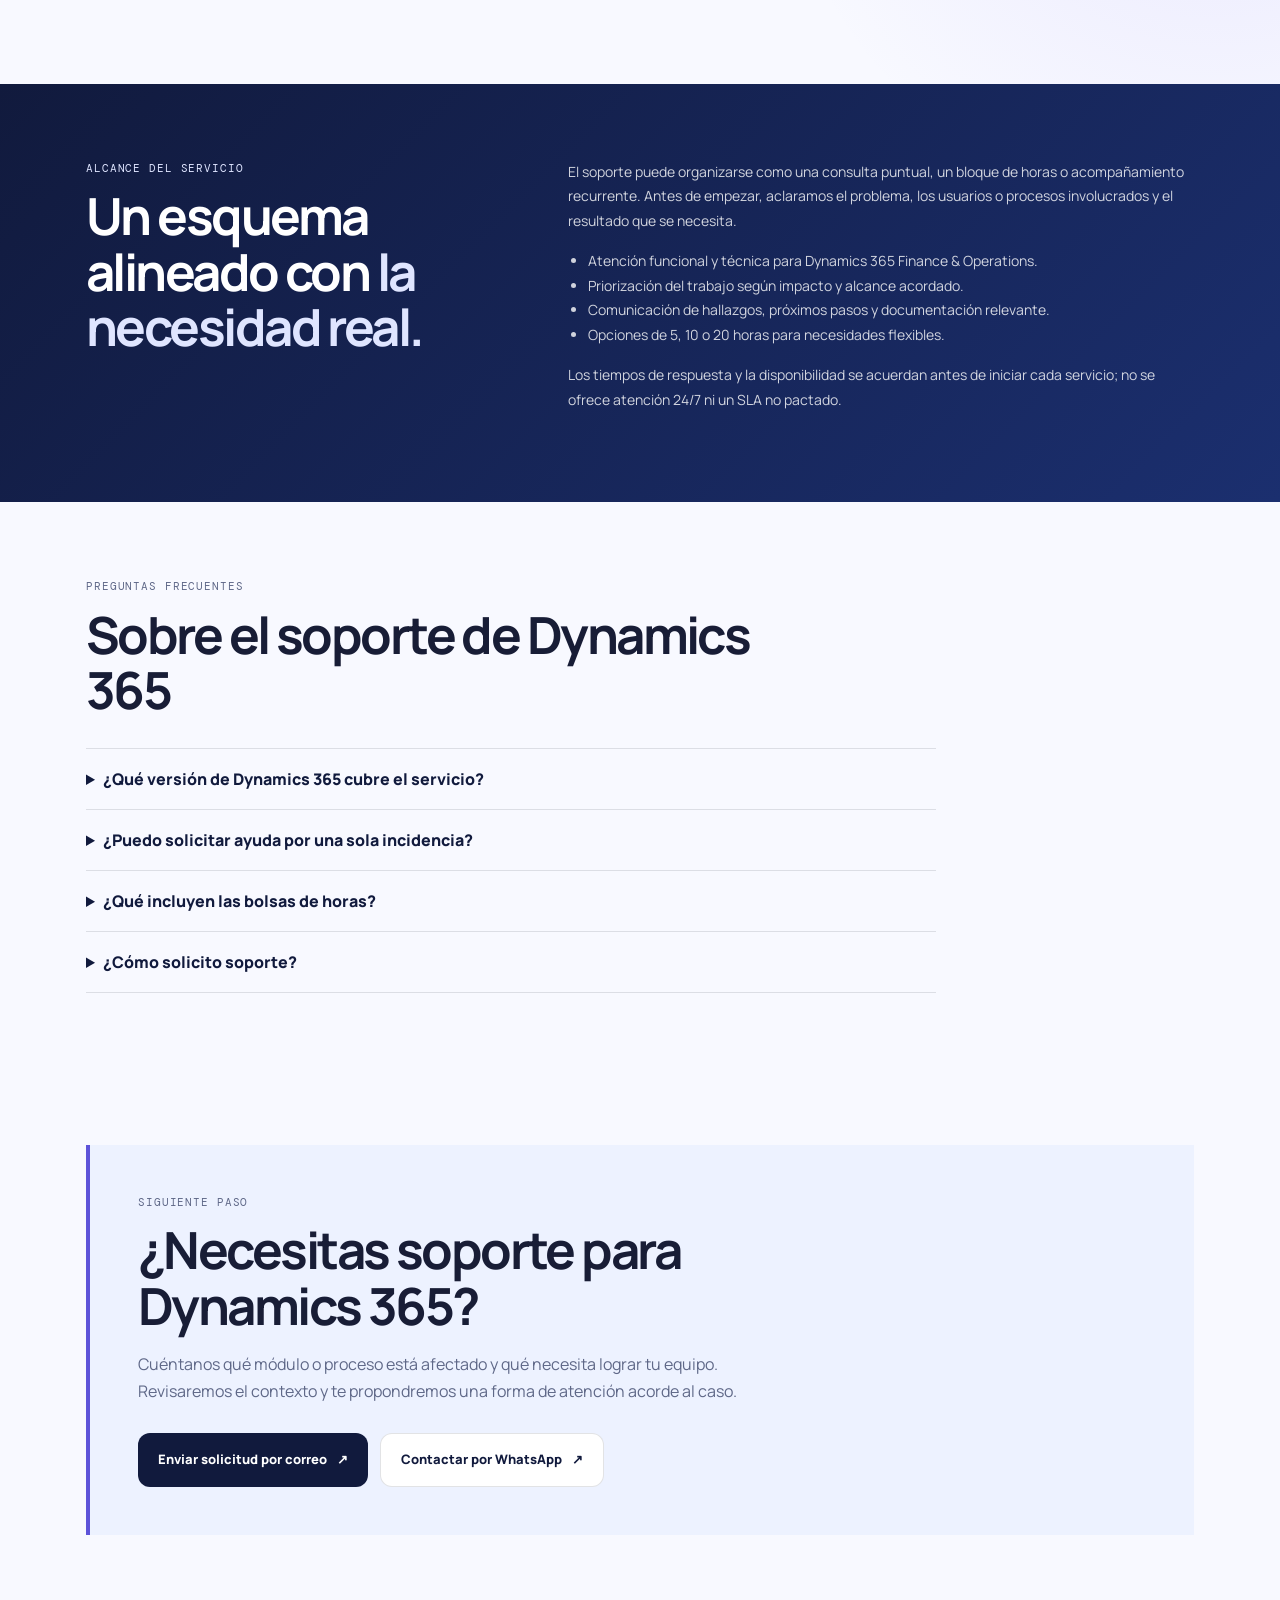
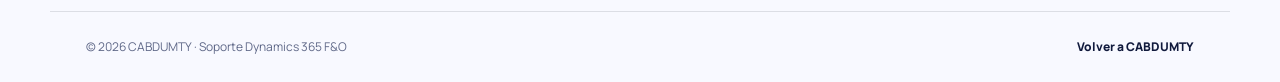
<file: soporte-dynamics-365.html>
<!doctype html>
<html lang="es-MX">
<head>
  <meta charset="utf-8">
  <meta name="viewport" content="width=device-width, initial-scale=1">
  <meta name="description" content="Soporte Dynamics 365 Finance & Operations (F&O): incidencias, consultas funcionales, Supply Chain y finanzas. Atención flexible L1-L3 para empresas.">
  <meta name="robots" content="index, follow, max-image-preview:large">
  <link rel="canonical" href="https://www.cabdumty.com/soporte-dynamics-365.html">
  <meta property="og:type" content="website">
  <meta property="og:locale" content="es_MX">
  <meta property="og:url" content="https://www.cabdumty.com/soporte-dynamics-365.html">
  <meta property="og:title" content="Soporte Dynamics 365 F&O | CABDUMTY">
  <meta property="og:description" content="Soporte funcional para Dynamics 365 Finance & Operations: incidencias, mejoras y acompañamiento a usuarios.">
  <meta property="og:site_name" content="CABDUMTY Consulting">
  <meta name="twitter:card" content="summary">
  <meta name="twitter:title" content="Soporte Dynamics 365 F&O | CABDUMTY">
  <meta name="twitter:description" content="Soporte funcional, incidencias y mejoras para Dynamics 365 Finance & Operations.">
  <title>Soporte Dynamics 365 F&amp;O | CABDUMTY</title>
  <link rel="preconnect" href="https://fonts.googleapis.com">
  <link rel="preconnect" href="https://fonts.gstatic.com" crossorigin>
  <link href="https://fonts.googleapis.com/css2?family=DM+Mono:wght@400;500&amp;family=Manrope:wght@400;500;600;700;800&amp;display=swap" rel="stylesheet">
  <link rel="stylesheet" href="styles.css">
  <script type="application/ld+json">
    {
      "@context":"https://schema.org",
      "@type":"Service",
      "name":"Soporte Dynamics 365 Finance & Operations",
      "serviceType":"Soporte funcional Dynamics 365 F&O",
      "url":"https://www.cabdumty.com/soporte-dynamics-365.html",
      "description":"Soporte funcional para incidencias, consultas, procesos financieros y Supply Chain en Dynamics 365 Finance & Operations.",
      "provider":{
        "@type":"ProfessionalService",
        "name":"CABDUMTY Consulting",
        "url":"https://www.cabdumty.com/",
        "email":"sergiocaballero2@icloud.com"
      },
      "areaServed":"Worldwide"
    }
  </script>
  <style>
    :root{--ink:#181d36;--muted:#5f6888;--paper:#f8f9ff;--cream:#edf2ff;--line:rgba(18,24,44,.12);--dark:#111a3d;--violet:#5d53d9;--blue:#8ab8ff}
    body{background:radial-gradient(circle at 12% 4%,rgba(138,184,255,.18),transparent 22%),radial-gradient(circle at 95% 42%,rgba(124,106,244,.12),transparent 20%),var(--paper);color:var(--ink)}
    .site-header{position:sticky;top:0;z-index:5;background:rgba(248,249,255,.9);backdrop-filter:blur(12px)}
    .brand{color:var(--dark)}
    .brand-mark{border-radius:10px;background:var(--dark);color:#dfe5ff}
    .site-header nav{gap:22px}
    .site-header nav a{color:var(--muted)}
    .site-header nav .nav-cta{background:var(--dark);color:#fff}
    .service-hero{padding-top:88px;padding-bottom:88px}
    .service-hero h1{max-width:850px;margin:20px 0;font-size:clamp(44px,6vw,76px);line-height:1.02;letter-spacing:-.06em}
    .service-hero h1 em,.service-section h2 em{color:var(--violet);font-style:normal}
    .service-lede{max-width:720px;color:var(--muted);font-size:18px;line-height:1.75}
    .service-actions{display:flex;gap:12px;flex-wrap:wrap;margin-top:28px}
    .service-actions .button{border-radius:12px}
    .service-actions .button-dark{background:var(--dark);color:#fff}
    .service-actions .button-outline{border:1px solid var(--line);background:#fff;color:var(--dark)}
    .service-proof{display:grid;grid-template-columns:repeat(3,1fr);border-top:1px solid var(--line);border-bottom:1px solid var(--line)}
    .service-proof div{padding:24px 20px;border-right:1px solid var(--line)}
    .service-proof div:last-child{border-right:0}
    .service-proof strong{display:block;color:var(--dark);font-size:21px}
    .service-proof span{color:var(--muted);font-size:13px}
    .service-section{padding-top:76px;padding-bottom:76px}
    .service-section h2{max-width:720px;margin:12px 0 18px;font-size:clamp(34px,4vw,52px);line-height:1.08;letter-spacing:-.05em}
    .service-section-intro{max-width:700px;color:var(--muted);line-height:1.75}
    .service-grid{display:grid;grid-template-columns:repeat(3,1fr);gap:16px;margin-top:34px}
    .service-grid article{padding:22px 0;border-top:2px solid var(--dark)}
    .service-grid h3{margin:8px 0;font-size:19px}
    .service-grid p,.service-copy p,.service-copy li{color:var(--muted);font-size:14px;line-height:1.75}
    .service-number{font:11px 'DM Mono',monospace;color:var(--violet)}
    .service-split{display:grid;grid-template-columns:.8fr 1.2fr;gap:64px;align-items:start;padding-left:max(calc((100vw - 1108px)/2),36px);padding-right:max(calc((100vw - 1108px)/2),36px);background:linear-gradient(135deg,#111a3d,#1b2f6f);color:#fff}
    .service-split .section-kicker{color:#dfe5ff}
    .service-split h2{color:#fff}
    .service-split h2 em{color:#dfe5ff}
    .service-copy p,.service-copy li{color:rgba(255,255,255,.8)}
    .service-copy ul{padding-left:20px}
    .faq-list{max-width:850px;margin-top:30px;border-top:1px solid var(--line)}
    .faq-list details{padding:18px 0;border-bottom:1px solid var(--line)}
    .faq-list summary{cursor:pointer;color:var(--dark);font-weight:800}
    .faq-list p{max-width:750px;margin:12px 0 0;color:var(--muted);font-size:14px;line-height:1.7}
    .service-cta{padding:48px;background:var(--cream);border-left:4px solid var(--violet)}
    .service-cta h2{margin-top:0}
    .service-cta p{max-width:660px;color:var(--muted);line-height:1.7}
    .service-footer{display:flex;justify-content:space-between;gap:16px;padding-top:26px;padding-bottom:26px;border-top:1px solid var(--line);color:var(--muted);font-size:12px}
    .service-footer a{color:var(--dark);font-weight:800}
    @media(max-width:760px){.site-header{height:auto;min-height:72px;padding:12px 18px}.site-header nav{gap:10px}.site-header nav a:not(.nav-cta){display:none}.service-hero{padding-top:58px;padding-bottom:58px}.service-proof{grid-template-columns:1fr}.service-proof div{border-right:0;border-bottom:1px solid var(--line)}.service-proof div:last-child{border-bottom:0}.service-grid,.service-split{grid-template-columns:1fr;gap:24px}.service-section{padding-top:54px;padding-bottom:54px}.service-cta{padding:28px 22px}.service-footer{flex-direction:column}}
  </style>
</head>
<body>
  <header class="site-header">
    <a class="brand" href="/" aria-label="CABDUMTY, inicio"><span class="brand-mark">CB</span><span>CABDUMTY</span></a>
    <nav aria-label="Navegación principal">
      <a href="/#expertise">Servicios</a>
      <a href="/#support">Bolsas de horas</a>
      <a class="nav-cta" href="#contacto">Solicitar diagnóstico <span aria-hidden="true">↗</span></a>
    </nav>
  </header>
  <main>
    <section class="service-hero section-wrap">
      <p class="eyebrow"><span class="status-dot"></span> Soporte funcional · Dynamics 365 F&amp;O · Atención flexible</p>
      <h1>Soporte Dynamics 365 para que <em>tu operación siga avanzando.</em></h1>
      <p class="service-lede">Atención funcional para empresas que necesitan resolver incidencias, aclarar dudas de proceso o mejorar Dynamics 365 Finance &amp; Operations. El alcance se define según la prioridad y necesidad de tu equipo.</p>
      <div class="service-actions">
        <a class="button button-dark" href="mailto:sergiocaballero2@icloud.com?subject=Soporte%20Dynamics%20365">Solicitar diagnóstico <span>↗</span></a>
        <a class="button button-outline" href="/#support">Ver bolsas de horas <span>↘</span></a>
      </div>
    </section>

    <section class="service-proof section-wrap" aria-label="Experiencia relevante">
      <div><strong>Dynamics 365 F&amp;O</strong><span>Finanzas y Supply Chain</span></div>
      <div><strong>Soporte L1-L3</strong><span>Atención funcional y técnica</span></div>
      <div><strong>Más de 15 años</strong><span>Experiencia en consultoría ERP</span></div>
    </section>

    <section class="service-section section-wrap">
      <p class="section-kicker">Soporte Dynamics 365</p>
      <h2>Ayuda práctica para incidencias y procesos de <em>Finance &amp; Operations.</em></h2>
      <p class="service-section-intro">Una incidencia en el ERP puede detener tareas, retrasar cierres o generar trabajo manual. Revisamos el contexto funcional, ayudamos a identificar el siguiente paso y documentamos las decisiones para que el equipo pueda continuar con claridad.</p>
      <div class="service-grid">
        <article><span class="service-number">01</span><h3>Incidencias y consultas</h3><p>Análisis de errores, dudas funcionales y orientación para resolver problemas de uso en Dynamics 365 F&amp;O.</p></article>
        <article><span class="service-number">02</span><h3>Finanzas y cierres</h3><p>Acompañamiento funcional en procesos financieros, actividades de cierre y revisión de flujos relacionados.</p></article>
        <article><span class="service-number">03</span><h3>Supply Chain</h3><p>Apoyo en inventarios, planeación maestra, compras y procesos Order-to-Cash o Procure-to-Pay.</p></article>
        <article><span class="service-number">04</span><h3>Análisis y documentación</h3><p>Levantamiento de requerimientos y documentación funcional FRD/FDD para cambios y mejoras.</p></article>
        <article><span class="service-number">05</span><h3>Estabilización y adopción</h3><p>Soporte a usuarios, handbooks y acompañamiento para facilitar la adopción y el uso consistente del ERP.</p></article>
        <article><span class="service-number">06</span><h3>Coordinación de soporte</h3><p>Apoyo para organizar el análisis funcional y coordinar la atención L1, L2 y L3 según el caso.</p></article>
      </div>
    </section>

    <section class="service-section service-split">
      <div>
        <p class="section-kicker">Alcance del servicio</p>
        <h2>Un esquema alineado con <em>la necesidad real.</em></h2>
      </div>
      <div class="service-copy">
        <p>El soporte puede organizarse como una consulta puntual, un bloque de horas o acompañamiento recurrente. Antes de empezar, aclaramos el problema, los usuarios o procesos involucrados y el resultado que se necesita.</p>
        <ul>
          <li>Atención funcional y técnica para Dynamics 365 Finance &amp; Operations.</li>
          <li>Priorización del trabajo según impacto y alcance acordado.</li>
          <li>Comunicación de hallazgos, próximos pasos y documentación relevante.</li>
          <li>Opciones de 5, 10 o 20 horas para necesidades flexibles.</li>
        </ul>
        <p>Los tiempos de respuesta y la disponibilidad se acuerdan antes de iniciar cada servicio; no se ofrece atención 24/7 ni un SLA no pactado.</p>
      </div>
    </section>

    <section class="service-section section-wrap">
      <p class="section-kicker">Preguntas frecuentes</p>
      <h2>Sobre el soporte de Dynamics 365</h2>
      <div class="faq-list">
        <details><summary>¿Qué versión de Dynamics 365 cubre el servicio?</summary><p>El enfoque principal es Dynamics 365 Finance &amp; Operations (F&amp;O). Comparte el módulo, proceso y situación para confirmar el alcance adecuado.</p></details>
        <details><summary>¿Puedo solicitar ayuda por una sola incidencia?</summary><p>Sí. Podemos revisar una consulta o incidencia puntual y definir si conviene una sesión de diagnóstico o una bolsa de horas.</p></details>
        <details><summary>¿Qué incluyen las bolsas de horas?</summary><p>Hay opciones de 5, 10 y 20 horas para consultas, incidencias funcionales, documentación y mejoras acordadas. El detalle se coordina según la necesidad.</p></details>
        <details><summary>¿Cómo solicito soporte?</summary><p>Escribe al correo indicando el proceso afectado, el impacto, los mensajes de error y la urgencia. No incluyas contraseñas ni datos sensibles.</p></details>
      </div>
    </section>

    <section id="contacto" class="service-section section-wrap">
      <div class="service-cta">
        <p class="section-kicker">Siguiente paso</p>
        <h2>¿Necesitas soporte para Dynamics 365?</h2>
        <p>Cuéntanos qué módulo o proceso está afectado y qué necesita lograr tu equipo. Revisaremos el contexto y te propondremos una forma de atención acorde al caso.</p>
        <div class="service-actions">
          <a class="button button-dark" href="mailto:sergiocaballero2@icloud.com?subject=Soporte%20Dynamics%20365&amp;body=Hola,%20necesito%20ayuda%20con%20Dynamics%20365.%20El%20proceso%20afectado%20es:%20">Enviar solicitud por correo <span>↗</span></a>
          <a class="button button-outline" href="https://wa.me/528115727606?text=Hola%2C%20necesito%20soporte%20para%20Dynamics%20365" target="_blank" rel="noopener noreferrer">Contactar por WhatsApp <span>↗</span></a>
        </div>
      </div>
    </section>
  </main>
  <footer class="service-footer section-wrap">
    <span>© 2026 CABDUMTY · Soporte Dynamics 365 F&amp;O</span>
    <a href="/">Volver a CABDUMTY</a>
  </footer>
</body>
</html>
</file>
<file: styles.css>
:root{--ink:#17211f;--muted:#65716d;--paper:#f4f1e9;--cream:#e8e3d6;--lime:#c7e36b;--line:rgba(23,33,31,.18);--dark:#183d35;--orange:#e77e46}*{box-sizing:border-box}html{scroll-behavior:smooth}body{margin:0;background:var(--paper);color:var(--ink);font-family:'Manrope',sans-serif;font-size:16px;line-height:1.5}a{color:inherit;text-decoration:none}.section-wrap{max-width:1180px;margin:0 auto;padding-left:36px;padding-right:36px}.site-header{height:84px;display:flex;align-items:center;justify-content:space-between;max-width:1252px;margin:auto;padding:0 36px;border-bottom:1px solid var(--line)}.brand{display:flex;align-items:center;gap:12px;font-weight:800;letter-spacing:-.04em}.brand-mark{display:grid;place-items:center;width:34px;height:34px;background:var(--dark);color:var(--lime);font-family:'DM Mono',monospace;font-size:11px;letter-spacing:0}.site-header nav{display:flex;align-items:center;gap:30px;font-size:13px;font-weight:700}.nav-cta{background:var(--dark);color:#f5f5ee;padding:11px 18px}.nav-cta span,.button span{margin-left:10px}.hero{min-height:590px;display:grid;grid-template-columns:1.1fr .9fr;align-items:center;padding-top:76px;padding-bottom:74px}.eyebrow,.section-kicker{font-family:'DM Mono',monospace;text-transform:uppercase;font-size:11px;letter-spacing:.08em;color:var(--muted)}.status-dot{display:inline-block;width:7px;height:7px;margin-right:9px;border-radius:50%;background:var(--orange);box-shadow:0 0 0 5px rgba(231,126,70,.15)}h1,h2,h3,p{margin-top:0}h1{max-width:730px;margin:23px 0 27px;font-size:clamp(48px,6.1vw,86px);line-height:.99;letter-spacing:-.075em;font-weight:800}h1 em,h2 em{font-style:normal;color:#577d6b}.hero-lede{max-width:550px;color:var(--muted);font-size:17px;line-height:1.7}.hero-actions{display:flex;align-items:center;gap:28px;margin-top:38px}.button{display:inline-flex;align-items:center;padding:16px 20px;font-weight:800;font-size:13px}.button-dark{background:var(--dark);color:#f9f6eb}.button-light{background:var(--lime);color:var(--ink);margin-top:20px}.text-link{font-size:13px;font-weight:800;border-bottom:1px solid var(--ink);padding-bottom:5px}.text-link span{padding-left:10px}.hero-aside{position:relative;min-height:340px;display:flex;align-items:center;justify-content:center}.orbit-card{width:268px;height:268px;border-radius:50%;background:var(--lime);padding:43px;display:flex;flex-direction:column;justify-content:space-between;transform:rotate(7deg);box-shadow:18px 18px 0 var(--cream)}.orbit-label,.orbit-note{font-family:'DM Mono',monospace;font-size:10px;text-transform:uppercase;letter-spacing:.06em}.orbit-card strong{font-size:33px;line-height:1.03;letter-spacing:-.08em}.orbit-note{line-height:1.6}.year-stamp{position:absolute;right:7%;bottom:16px;font-family:'DM Mono',monospace;font-size:76px;line-height:.8;color:var(--orange);transform:rotate(-8deg)}.year-stamp span{font-size:38px}.year-stamp small{display:block;font-family:'Manrope',sans-serif;color:var(--ink);font-size:10px;font-weight:800;text-transform:uppercase;letter-spacing:.05em;transform:rotate(8deg);margin-top:9px}.proof-strip{background:var(--dark);color:#f5f3e9}.proof-grid{min-height:126px;display:grid;grid-template-columns:repeat(4,1fr);align-items:center;gap:26px}.proof-grid>div{display:flex;flex-direction:column}.proof-number{font-size:27px;font-weight:800;color:var(--lime);letter-spacing:-.06em}.proof-label{max-width:150px;margin-top:4px;color:rgba(245,243,233,.62);font-size:11px;line-height:1.35}.content-section{padding-top:118px;padding-bottom:128px}.section-heading{display:grid;grid-template-columns:1fr 1fr;gap:80px;margin:26px 0 60px}.section-heading h2,.experience h2{font-size:clamp(39px,4vw,60px);line-height:1;letter-spacing:-.07em;margin:0}.section-heading p{align-self:end;max-width:390px;color:var(--muted);font-size:15px;line-height:1.7}.expertise-grid{display:grid;grid-template-columns:repeat(3,1fr);gap:14px}.expertise-grid article{position:relative;min-height:292px;padding:26px;background:var(--cream);border-top:3px solid var(--dark);transition:transform .25s ease,background .25s ease}.expertise-grid article:hover{transform:translateY(-6px);background:var(--lime)}.card-index{font-family:'DM Mono',monospace;font-size:11px;color:var(--muted)}.expertise-grid h3{max-width:190px;margin:60px 0 13px;font-size:23px;line-height:1.08;letter-spacing:-.05em}.expertise-grid p{max-width:275px;color:var(--muted);font-size:13px;line-height:1.6}.card-arrow{position:absolute;right:25px;bottom:23px;font-size:22px}.approach-band,.contact-band{background:var(--dark);color:#f5f3e9}.approach-layout{display:grid;grid-template-columns:1fr 1fr;gap:80px;padding-top:105px;padding-bottom:108px}.section-kicker.light{color:rgba(245,243,233,.58)}.approach-layout h2,.contact-layout h2{margin:27px 0 0;font-size:clamp(42px,4.5vw,68px);line-height:.96;letter-spacing:-.075em}.approach-layout h2 em,.contact-layout h2 em{color:var(--lime);font-style:normal}.steps{list-style:none;padding:0;margin:0}.steps li{display:grid;grid-template-columns:50px 1fr;gap:18px;padding:18px 0;border-bottom:1px solid rgba(245,243,233,.2)}.steps li>span{font-family:'DM Mono',monospace;font-size:11px;color:var(--lime);padding-top:5px}.steps h3{margin:0 0 5px;font-size:18px}.steps p{margin:0;color:rgba(245,243,233,.6);font-size:13px}.experience{padding-bottom:130px}.experience-layout{display:grid;grid-template-columns:1fr 1fr;gap:100px;margin-top:30px}.experience-layout>div:first-child>p{max-width:400px;margin:28px 0;color:var(--muted);font-size:14px;line-height:1.7}.experience-layout .text-link{display:inline-block;margin-top:7px}.timeline>div{display:grid;grid-template-columns:110px 1fr;column-gap:18px;padding:16px 0;border-bottom:1px solid var(--line)}.timeline span{font-family:'DM Mono',monospace;font-size:10px;color:var(--orange)}.timeline strong{font-size:14px}.timeline small{grid-column:2;color:var(--muted);font-size:11px;margin-top:5px}.contact-layout{display:grid;grid-template-columns:1fr 1fr;gap:80px;padding-top:100px;padding-bottom:102px}.contact-layout p{max-width:380px;color:rgba(245,243,233,.67);font-size:16px;line-height:1.7;margin-top:35px}.site-footer{display:flex;justify-content:space-between;gap:20px;padding-top:25px;padding-bottom:25px;font-family:'DM Mono',monospace;text-transform:uppercase;font-size:9px;letter-spacing:.05em;color:var(--muted)}@media(max-width:760px){.section-wrap{padding-left:22px;padding-right:22px}.site-header{height:72px;padding:0 22px}.site-header nav a:not(.nav-cta){display:none}.site-header nav{gap:0}.hero{display:block;padding-top:68px;padding-bottom:75px}.hero-aside{min-height:330px;margin-top:32px}.hero-lede{font-size:15px}.hero-actions{align-items:flex-start;flex-direction:column;gap:20px}.proof-grid{grid-template-columns:repeat(2,1fr);padding-top:28px;padding-bottom:28px;gap:24px}.content-section{padding-top:80px;padding-bottom:85px}.section-heading,.approach-layout,.experience-layout,.contact-layout{display:block}.section-heading{margin-bottom:40px}.section-heading p{margin-top:25px}.expertise-grid{grid-template-columns:1fr}.expertise-grid article{min-height:245px}.expertise-grid h3{margin-top:38px}.approach-layout{padding-top:76px;padding-bottom:75px}.steps{margin-top:60px}.experience-layout>div:first-child{margin-bottom:58px}.contact-layout{padding-top:75px;padding-bottom:78px}.contact-layout>div:last-child{margin-top:50px}.site-footer{flex-wrap:wrap;padding-top:22px;padding-bottom:22px}.site-footer span:nth-child(2){display:none}.year-stamp{right:1%;bottom:5px}.orbit-card{width:245px;height:245px}}
</file>
